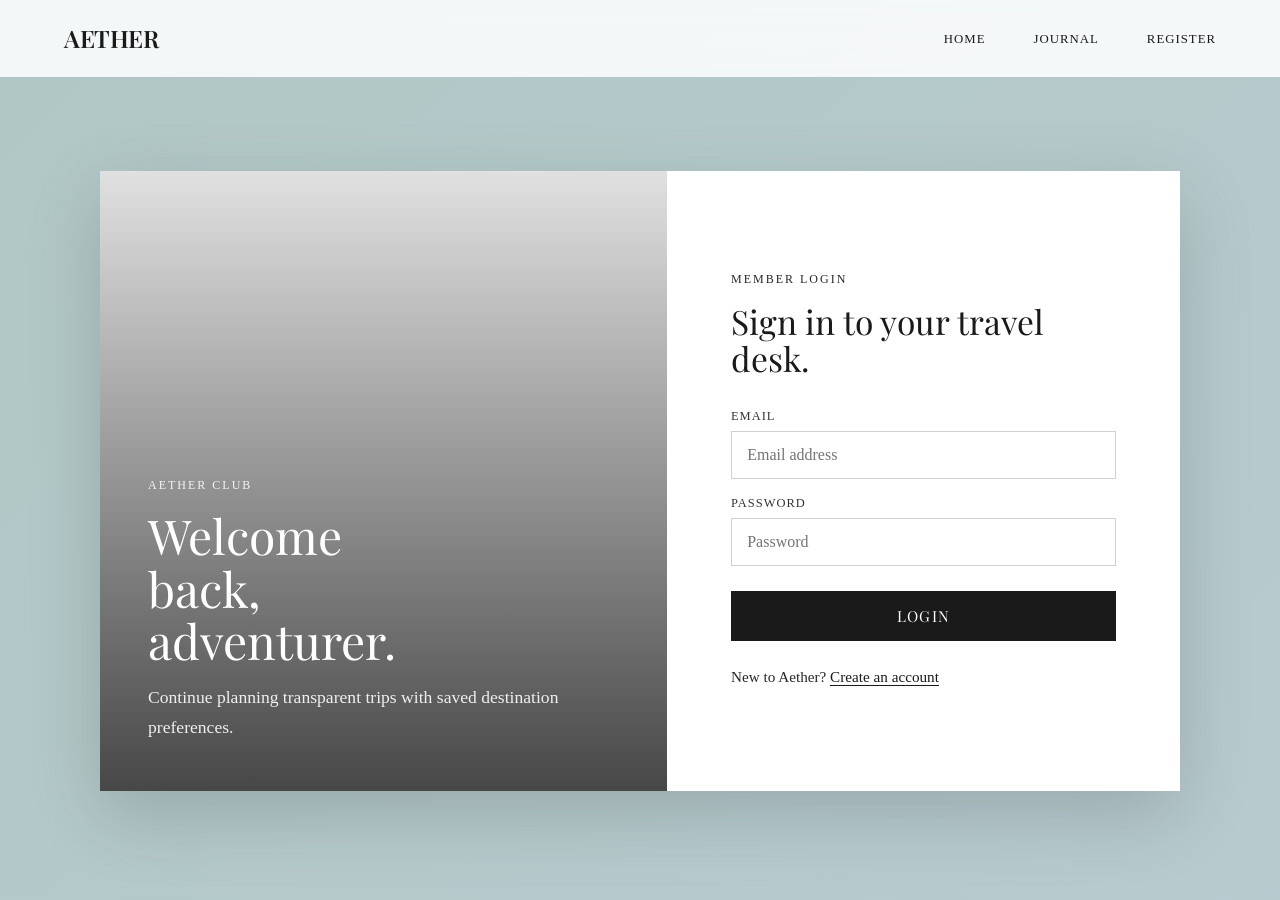
<file: login.html>
<!DOCTYPE html>
<html lang="en">

<head>
    <meta charset="UTF-8">
    <meta name="viewport" content="width=device-width, initial-scale=1.0">
    <title>AETHER | Login</title>
    <link rel="preconnect" href="https://fonts.googleapis.com">
    <link rel="preconnect" href="https://fonts.gstatic.com" crossorigin>
    <link href="https://fonts.googleapis.com/css2?family=Playfair+Display:ital,wght@0,400;0,600;1,400&display=swap"
        rel="stylesheet">
    <link rel="stylesheet" href="styles.css">
</head>

<body class="auth-body">
    <nav class="auth-nav">
        <a class="logo" href="index.html">AETHER</a>
        <ul class="nav-links">
            <li><a href="index.html">Home</a></li>
            <li><a href="index.html#destinations">Journal</a></li>
            <li><a href="register.html">Register</a></li>
        </ul>
    </nav>

    <main class="auth-page">
        <section class="auth-shell">
            <div class="auth-visual login-visual">
                <div class="auth-visual-copy">
                    <span class="label">Aether Club</span>
                    <h1>Welcome back, adventurer.</h1>
                    <p>Continue planning transparent trips with saved destination preferences.</p>
                </div>
            </div>

            <div class="auth-card">
                <span class="label">Member Login</span>
                <h2>Sign in to your travel desk.</h2>

                <form class="auth-form" id="loginForm">
                    <div class="auth-field">
                        <label for="loginEmail">Email</label>
                        <input type="email" id="loginEmail" placeholder="Email address" required>
                    </div>

                    <div class="auth-field">
                        <label for="loginPassword">Password</label>
                        <input type="password" id="loginPassword" placeholder="Password" required>
                    </div>

                    <button type="submit" class="auth-submit">Login</button>
                </form>

                <p class="auth-switch">New to Aether? <a href="register.html">Create an account</a></p>
            </div>
        </section>
    </main>

    <div id="msg"></div>
    <script src="auth.js"></script>
</body>

</html>
</file>
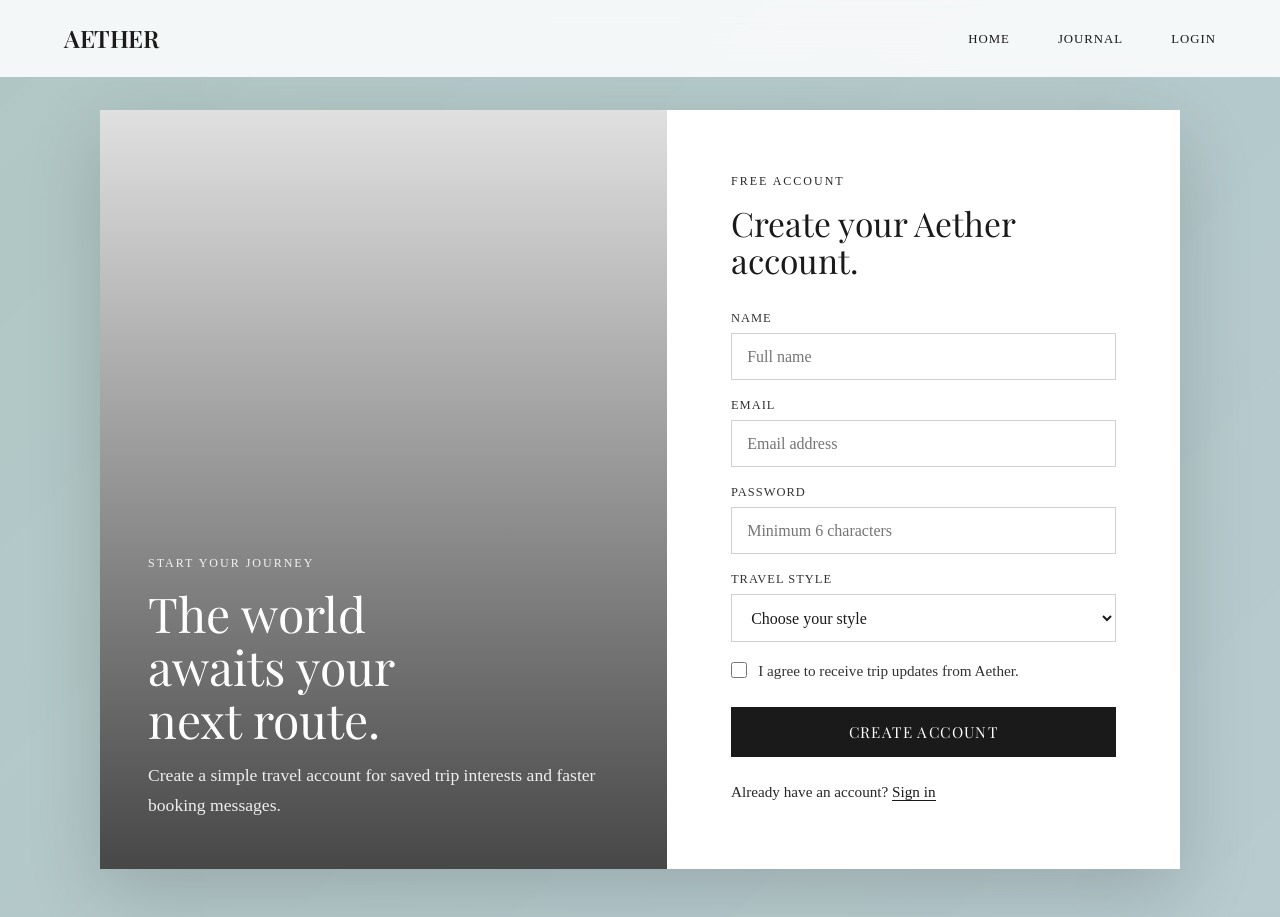
<file: register.html>
<!DOCTYPE html>
<html lang="en">

<head>
    <meta charset="UTF-8">
    <meta name="viewport" content="width=device-width, initial-scale=1.0">
    <title>AETHER | Register</title>
    <link rel="preconnect" href="https://fonts.googleapis.com">
    <link rel="preconnect" href="https://fonts.gstatic.com" crossorigin>
    <link href="https://fonts.googleapis.com/css2?family=Playfair+Display:ital,wght@0,400;0,600;1,400&display=swap"
        rel="stylesheet">
    <link rel="stylesheet" href="styles.css">
</head>

<body class="auth-body">
    <nav class="auth-nav">
        <a class="logo" href="index.html">AETHER</a>
        <ul class="nav-links">
            <li><a href="index.html">Home</a></li>
            <li><a href="index.html#destinations">Journal</a></li>
            <li><a href="login.html">Login</a></li>
        </ul>
    </nav>

    <main class="auth-page">
        <section class="auth-shell">
            <div class="auth-visual register-visual">
                <div class="auth-visual-copy">
                    <span class="label">Start Your Journey</span>
                    <h1>The world awaits your next route.</h1>
                    <p>Create a simple travel account for saved trip interests and faster booking messages.</p>
                </div>
            </div>

            <div class="auth-card">
                <span class="label">Free Account</span>
                <h2>Create your Aether account.</h2>

                <form class="auth-form" id="registerForm">
                    <div class="auth-field">
                        <label for="registerName">Name</label>
                        <input type="text" id="registerName" placeholder="Full name" required>
                    </div>

                    <div class="auth-field">
                        <label for="registerEmail">Email</label>
                        <input type="email" id="registerEmail" placeholder="Email address" required>
                    </div>

                    <div class="auth-field">
                        <label for="registerPassword">Password</label>
                        <input type="password" id="registerPassword" placeholder="Minimum 6 characters" minlength="6"
                            required>
                    </div>

                    <div class="auth-field">
                        <label for="travelStyle">Travel Style</label>
                        <select id="travelStyle" required>
                            <option value="">Choose your style</option>
                            <option value="culture">Culture</option>
                            <option value="nature">Nature</option>
                            <option value="coast">Coast</option>
                            <option value="city">City</option>
                        </select>
                    </div>

                    <label class="terms-row">
                        <input type="checkbox" id="termsCheck" required>
                        <span>I agree to receive trip updates from Aether.</span>
                    </label>

                    <button type="submit" class="auth-submit">Create Account</button>
                </form>

                <p class="auth-switch">Already have an account? <a href="login.html">Sign in</a></p>
            </div>
        </section>
    </main>

    <div id="msg"></div>
    <script src="auth.js"></script>
</body>

</html>
</file>
<file: styles.css>
/* =========================================
   AETHER | PREMIUM CSS
   ========================================= */

* {
    margin: 0;
    padding: 0;
    box-sizing: border-box;
}

body {
    background: #ffff;
    color: #1a1a1a;
    font-family: 'Times New Roman', serif;
    overflow-x: hidden;
    -webkit-font-smoothing: antialiased;
    scroll-behavior: smooth;
}

img {
    width: 100%;
    height: 100%;
    object-fit: cover;
    display: block;
}

ul {
    list-style: none;
}

a {
    text-decoration: none;
    color: inherit;
    transition: 0.3s;
}

/* --- TYPOGRAPHY --- */
h1,
h2,
h3,
h4 {
    font-family: 'Playfair Display', serif;
    font-weight: 400;
    line-height: 1.1;
    padding-top: 40px;
}

.label {
    text-transform: uppercase;
    font-size: 0.75rem;
    letter-spacing: 2px;
    color: #282828;
    display: block;
    margin-bottom: 1rem;
}

.title {
    font-size: 3rem;
    margin-bottom: 1.5rem;
}

p {
    font-size: 1.1rem;
    color: #282828;
    line-height: 1.7;
    max-width: 60ch;
}

/* --- UTILITIES --- */
.container {
    width: 90%;
    margin: 0 auto;
}

.section-padding {
    padding: 90px 50px;
}

.reveal-up {
    opacity: 0;
    transform: translateY(40px);
    transition: 1s ease;
}

.reveal-up.active {
    opacity: 1;
    transform: translateY(0);
}

.reveal-text {
    opacity: 0;
    animation: fadeIn 1.5s forwards;
}

/* --- NAVBAR --- */
nav {
    position: fixed;
    top: 0;
    width: 100%;
    padding: 2rem 5%;
    display: flex;
    justify-content: space-between;
    align-items: center;
    z-index: 100;
    mix-blend-mode: difference;
    color: #fff;
}

.logo {
    font-family: 'Playfair Display', serif;
    font-size: 1.5rem;
    font-weight: 600;
    letter-spacing: -0.5px;
}

.nav-links {
    display: flex;
    gap: 3rem;
}

.nav-links a {
    position: relative;
    text-transform: uppercase;
    font-size: 0.8rem;
    letter-spacing: 1px;
}

.nav-links a::after {
    content: '';
    position: absolute;
    bottom: -5px;
    left: 0;
    width: 0;
    height: 1px;
    background: currentColor;
    transition: 0.4s ease;
}

.nav-links a:hover::after {
    width: 100%;
}


/* --- HERO --- */
.hero {
    height: 100vh;
    position: relative;
    display: flex;
    align-items: center;
    justify-content: center;
    text-align: center;
    color: #fff;
}

.hero-img {
    position: absolute;
    top: 0;
    left: 0;
    width: 100%;
    height: 100%;
    z-index: -1;
    filter: brightness(0.85);
    /* Simple scale animation */
    animation: zoomOut 10s ease-out forwards;
}

.hero-content {
    z-index: 2;
}

.hero h1 {
    font-size: 100px;
    margin-top: 1rem;
}

.hero p {
    color: rgba(255, 255, 255, 0.8);
    text-transform: uppercase;
    letter-spacing: 4px;
    font-size: 0.9rem;
}

/* --- ABOUT --- */
.about {
    background: #f4f4f4;
}

.about-grid {
    display: grid;
    grid-template-columns: 1fr 1fr;
    gap: 5rem;
    align-items: center;
}

.about-img {
    position: relative;
    overflow: hidden;
}

.about-img img {
    transition: transform 0.8s ease;
}

.about-img:hover img {
    transform: scale(1.05);
}

/* --- CARD GRID (DYNAMIC) --- */
.destination-grid {
    display: grid;
    grid-template-columns: repeat(auto-fit, minmax(350px, 1fr));
    gap: 3rem;
    margin-top: 4rem;
}

.card {
    cursor: pointer;
}

.card.selected .card-img {
    outline: 2px solid #1a1a1a;
    outline-offset: 8px;
}

.card-img {
    height: 500px;
    overflow: hidden;
    margin-bottom: 1.5rem;
    position: relative;
}

.card-img img {
    transition: transform 0.8s ease;
}

.card:hover .card-img img {
    transform: scale(1.1);
}

.card-content {
    position: relative;
}

.card h3 {
    font-size: 1.8rem;
    margin-bottom: 0.5rem;
}

/* New Container for Subtitle + Price */
.card-details {
    display: flex;
    justify-content: space-between;
    align-items: center;
    font-size: 0.8rem;
    color: #282828;
    border-top: 1px solid rgba(0, 0, 0, 0.1);
    padding-top: 10px;
}

.card-details span {
    text-transform: uppercase;
    letter-spacing: 2px;
}

.card-details .price {
    font-weight: bold;
    color: #1a1a1a;
}

.trip-finder {
    margin-top: 3rem;
    padding: 2rem;
    border: 1px solid rgba(0, 0, 0, 0.12);
    display: grid;
    grid-template-columns: 1fr 1.2fr;
    gap: 2rem;
    align-items: center;
    background: #fafafa;
}

.trip-finder h3 {
    padding-top: 0;
    font-size: 1.7rem;
}

.finder-controls {
    display: flex;
    gap: 1rem;
    align-items: center;
    justify-content: flex-end;
    flex-wrap: wrap;
}

.finder-controls select {
    min-width: 160px;
    padding: 11px 14px;
    border: 1px solid rgba(0, 0, 0, 0.25);
    background: #fff;
    color: #1a1a1a;
    font-family: 'Times New Roman', serif;
    font-size: 1rem;
    outline: none;
}

#finderResult {
    grid-column: 1 / -1;
    max-width: none;
    padding-top: 1rem;
    border-top: 1px solid rgba(0, 0, 0, 0.1);
}

.destination-detail {
    margin-top: 5rem;
    display: none;
    grid-template-columns: 0.9fr 1.1fr;
    gap: 3rem;
    align-items: start;
}

#destinationDetail{
    margin-top: 280px;
}

.destination-detail.active {
    display: grid;
}

.detail-copy h3 {
    padding-top: 0;
    font-size: 2.4rem;
    margin-bottom: 1rem;
}

.clarity-panel {
    margin: 1.5rem 0;
    display: grid;
    grid-template-columns: repeat(3, 1fr);
    border-top: 1px solid rgba(0, 0, 0, 0.12);
    border-bottom: 1px solid rgba(0, 0, 0, 0.12);
}

.clarity-panel div {
    padding: 1rem;
    border-right: 1px solid rgba(0, 0, 0, 0.12);
}

.clarity-panel div:last-child {
    border-right: none;
}

.clarity-panel span {
    display: block;
    text-transform: uppercase;
    letter-spacing: 1.5px;
    font-size: 0.7rem;
    color: #555;
    margin-bottom: 0.4rem;
}

.clarity-panel strong {
    font-size: 1rem;
    font-weight: 400;
}

.travel-tip {
    padding-left: 1rem;
    border-left: 4px solid #1a1a1a;
}

.detail-gallery {
    display: grid;
    grid-template-columns: repeat(3, 1fr);
    gap: 1rem;
}

.detail-gallery figure {
    min-height: 280px;
    position: relative;
    overflow: hidden;
}

.detail-gallery img {
    transition: transform 0.8s ease;
}

.detail-gallery figure:hover img {
    transform: scale(1.08);
}

.detail-gallery figcaption {
    position: absolute;
    left: 0;
    right: 0;
    bottom: 0;
    padding: 1rem;
    color: #fff;
    background: linear-gradient(transparent, rgba(0, 0, 0, 0.75));
    font-size: 0.9rem;
    letter-spacing: 1px;
}

/* --- FOOTER (PREMIUM LAYOUT) --- */
.footer {
    background: #131313;
    color: #fff;
    padding-bottom: 2rem;
}

.footer-top {
    display: grid;
    grid-template-columns: 1.5fr 1fr 1fr 1.5fr;
    gap: 3rem;
    padding-bottom: 4rem;
    border-bottom: 1px solid rgba(255, 255, 255, 0.1);
}

.footer-col h4 {
    font-family: 'Times New Roman', serif;
    text-transform: uppercase;
    letter-spacing: 1px;
    font-size: 0.8rem;
    margin-bottom: 1.5rem;
    opacity: 0.6;
}

.footer-col ul li {
    margin-bottom: 0.8rem;
}

.footer-col a {
    color: rgba(255, 255, 255, 0.7);
    font-size: 0.95rem;
}

.footer-col a:hover {
    color: #fff;
    padding-left: 5px;
}

.newsletter-form {
    display: flex;
    border-bottom: 1px solid rgba(255, 255, 255, 0.3);
    padding-bottom: 0.5rem;
    margin-top: 1rem;
}

.newsletter-form input {
    background: none;
    border: none;
    color: #fff;
    width: 100%;
    font-family: 'Times New Roman', serif;
    font-size: 1rem;
    outline: none;
}

.newsletter-form button {
    background: none;
    border: none;
    color: #fff;
    cursor: pointer;
    font-size: 1.2rem;
    transition: transform 0.3s;
}

.newsletter-form:focus-within {
    border-color: #fff;
}

.newsletter-form button:hover {
    transform: translateX(5px);
}

.footer-bottom {
    display: flex;
    justify-content: space-between;
    align-items: center;
    padding-top: 2rem;
    font-size: 0.8rem;
    color: rgba(255, 255, 255, 0.4);
}

/* --- CONTACT (MINIMAL) --- */
.contact {
    background: #f4f4f4;
    text-align: center;
    color: #1a1a1a;
    position: relative;
}

.contact .container {
    position: relative;
    z-index: 2;
}

.contact h2 {
    font-size: 2.5rem;
    margin-bottom: 1rem;
}

.contact-form {
    display: flex;
    flex-direction: column;
    gap: 2rem;
}

.form-group input,
.form-group textarea {
    width: 70%;
    padding: 0.75rem;
    border: 1px solid #ccc;
    background: #fff;
    color: #1a1a1a;
    font-family: 'Times New Roman', serif;
    font-size: 1rem;
    outline: none;
    transition: border-color 0.3s;
}

.form-group input::placeholder,
.form-group textarea::placeholder {
    color: #282828;
}

.form-group input:focus,
.form-group textarea:focus {
    border-color: #1a1a1a;
}

.btn-submit {
    background: #1a1a1a;
    color: #fff;
    border: none;
    padding: 0.85rem 2.8rem;
    font-family: 'Playfair Display', serif;
    font-size: 0.95rem;
    letter-spacing: 1.5px;
    text-transform: uppercase;
    cursor: pointer;
    align-self: center;
    width: auto;
    transition:
        transform 350ms cubic-bezier(0.16, 1, 0.3, 1),
        box-shadow 350ms cubic-bezier(0.16, 1, 0.3, 1),
        background-color 350ms cubic-bezier(0.16, 1, 0.3, 1);
    box-shadow: 0 2px 6px rgba(0, 0, 0, 0.12);
}

.btn-submit:hover {
    background: #111;
    transform: translateY(-2px);
    box-shadow: 0 5px 16px rgba(0, 0, 0, 0.2);
}

.btn-submit:active {
    transform: translateY(0) scale(0.98);
    box-shadow: 0 1px 4px rgba(0, 0, 0, 0.15);
    background: #0a0a0a;
    transition-duration: 80ms;
}



/* --- ANIMATIONS --- */
@keyframes fadeUp {
    to {
        opacity: 1;
        transform: translateY(0);
    }
}

@keyframes zoomOut {
    from {
        transform: scale(1.15);
    }

    to {
        transform: scale(1);
    }
}

@keyframes fadeIn {
    from {
        opacity: 0;
    }

    to {
        opacity: 1;
    }
}

#msg {
    position: fixed;
    top: 50%;
    left: 50%;
    transform: translate(-50%, -42%) scale(0.96);
    background: #fff;
    color: #1a1a1a;
    padding: 18px 34px;
    border: 1px solid rgba(0, 0, 0, 0.08);
    border-left: 6px solid #22c55e;
    border-radius: 8px;
    font-size: 1rem;
    font-weight: 400;
    letter-spacing: 0.3px;
    opacity: 0;
    transition: 0.5s ease;
    font-family: Verdana, Geneva, Tahoma, sans-serif;
    text-align: center;
    z-index: 999;
    box-shadow: 0 18px 50px rgba(0, 0, 0, 0.18);
    pointer-events: none;
}

#msg.show {
    transform: translate(-50%, -50%) scale(1);
    opacity: 1;
}


.msg-btn {
    margin-top: 15px;
    padding: 10px 22px;
    background: #f4f4f4;
    color: #1a1a1a;
    border: #111 solid 1px;
    font-size: 0.85rem;
    border-radius: 30px;
    cursor: pointer;
    transition: 0.3s ease;
    overflow: hidden;
    position: relative;
    z-index: 1;
}

.msg-btn::after {
    content: '';
    position: absolute;
    background-color: black;
    top: 0;
    left: 0;
    width: 0;
    height: 100%;
    background: #1a1a1a;
    transition: 0.4s ease;
    z-index: -1;
}

.msg-btn:hover {
    color: white;
}

.msg-btn:hover::after {
    width: 100%;
}

/* --- AUTH PAGES --- */
.auth-body {
    min-height: 100vh;
    background: #d9e6e2;
}

.auth-nav {
    mix-blend-mode: normal;
    color: #1a1a1a;
    background: rgba(255, 255, 255, 0.86);
    backdrop-filter: blur(16px);
    padding: 1.4rem 5%;
}

.auth-page {
    min-height: 100vh;
    padding: 110px 5% 48px;
    display: flex;
    align-items: center;
    justify-content: center;
    background:
        linear-gradient(135deg, rgba(34, 89, 94, 0.22), rgba(31, 78, 121, 0.18)),
        #d9e6e2;
}

.auth-shell {
    width: min(1080px, 100%);
    min-height: 620px;
    display: grid;
    grid-template-columns: 1.05fr 0.95fr;
    background: #fff;
    box-shadow: 0 24px 70px rgba(0, 0, 0, 0.16);
}

.auth-visual {
    position: relative;
    display: flex;
    align-items: flex-end;
    padding: 3rem;
    color: #fff;
    overflow: hidden;
    background-position: center;
    background-size: cover;
}

.auth-visual::before {
    content: '';
    position: absolute;
    inset: 0;
    background: linear-gradient(180deg, rgba(0, 0, 0, 0.12), rgba(0, 0, 0, 0.72));
}

.login-visual {
    background-image: url('https://www.bluehorizon.net/wp-content/uploads/2018/05/What-to-Consider-When-Choosing-Your-Travel-Destination.jpg?iq=80&w=1400&auto=format&fit=crop');
}

.register-visual {
    background-image: url('https://images.unsplash.com/photo-1507525428034-b723cf961d3e?q=80&w=1400&auto=format&fit=crop');
}

.auth-visual-copy {
    position: relative;
    z-index: 1;
}

.auth-visual .label,
.auth-visual p {
    color: rgba(255, 255, 255, 0.9);
}

.auth-visual h1 {
    padding-top: 0;
    font-size: 3rem;
    max-width: 10ch;
    margin-bottom: 1rem;
}

.auth-card {
    padding: 4rem;
    display: flex;
    flex-direction: column;
    justify-content: center;
}

.auth-card h2 {
    padding-top: 0;
    font-size: 2.1rem;
    margin-bottom: 2rem;
}

.auth-form {
    display: flex;
    flex-direction: column;
    gap: 1.1rem;
}

.auth-field {
    display: flex;
    flex-direction: column;
    gap: 0.45rem;
}

.auth-field label {
    font-size: 0.78rem;
    letter-spacing: 1px;
    text-transform: uppercase;
    color: #333;
}

.auth-field input,
.auth-field select {
    width: 100%;
    padding: 0.85rem 0.95rem;
    border: 1px solid #d0d0d0;
    background: #fff;
    color: #1a1a1a;
    font-family: 'Times New Roman', serif;
    font-size: 1rem;
    outline: none;
    transition: border-color 0.3s, box-shadow 0.3s;
}

.auth-field input:focus,
.auth-field select:focus {
    border-color: #1a1a1a;
    box-shadow: 0 0 0 4px rgba(26, 26, 26, 0.08);
}

.terms-row {
    display: flex;
    gap: 0.7rem;
    align-items: center;
    color: #333;
    font-size: 0.95rem;
    line-height: 1.4;
}

.terms-row input {
    width: 16px;
    height: 16px;
    accent-color: #1a1a1a;
}

.auth-submit {
    margin-top: 0.5rem;
    padding: 0.95rem 1rem;
    border: none;
    background: #1a1a1a;
    color: #fff;
    font-family: 'Playfair Display', serif;
    font-size: 0.95rem;
    letter-spacing: 1.4px;
    text-transform: uppercase;
    cursor: pointer;
    transition: transform 0.3s ease, box-shadow 0.3s ease, background 0.3s ease;
}

.auth-submit:hover {
    background: #0f0f0f;
    transform: translateY(-2px);
    box-shadow: 0 10px 22px rgba(0, 0, 0, 0.18);
}

.auth-switch {
    margin-top: 1.4rem;
    font-size: 0.95rem;
    max-width: none;
}

.auth-switch a {
    color: #1a1a1a;
    border-bottom: 1px solid currentColor;
}

@media (max-width: 900px) {
    .section-padding {
        padding: 70px 24px;
    }

    .about-grid,
    .trip-finder,
    .destination-detail,
    .footer-top {
        grid-template-columns: 1fr;
    }

    .finder-controls {
        justify-content: flex-start;
    }

    .destination-grid {
        grid-template-columns: 1fr;
    }

    .detail-gallery {
        grid-template-columns: 1fr;
    }

    .clarity-panel {
        grid-template-columns: 1fr;
    }

    .clarity-panel div {
        border-right: none;
        border-bottom: 1px solid rgba(0, 0, 0, 0.12);
    }

    .clarity-panel div:last-child {
        border-bottom: none;
    }

    .form-group input,
    .form-group textarea {
        width: 100%;
    }

    .auth-shell {
        grid-template-columns: 1fr;
    }

    .auth-visual {
        min-height: 360px;
    }

    .auth-visual h1 {
        max-width: 14ch;
    }
}

@media (max-width: 600px) {
    nav {
        padding: 1.4rem 5%;
    }

    .nav-links {
        gap: 1rem;
    }

    .hero h1 {
        font-size: 54px;
    }

    .title {
        font-size: 2.2rem;
    }

    .card-img {
        height: 380px;
    }

    .finder-controls select,
    .finder-controls .msg-btn {
        width: 100%;
    }

    #msg {
        width: calc(100% - 48px);
        padding: 16px 22px;
    }

    .auth-page {
        padding: 92px 18px 32px;
    }

    .auth-card,
    .auth-visual {
        padding: 2rem;
    }

    .auth-visual h1 {
        font-size: 2.2rem;
    }

    .auth-card h2 {
        font-size: 1.8rem;
    }
}
</file>
